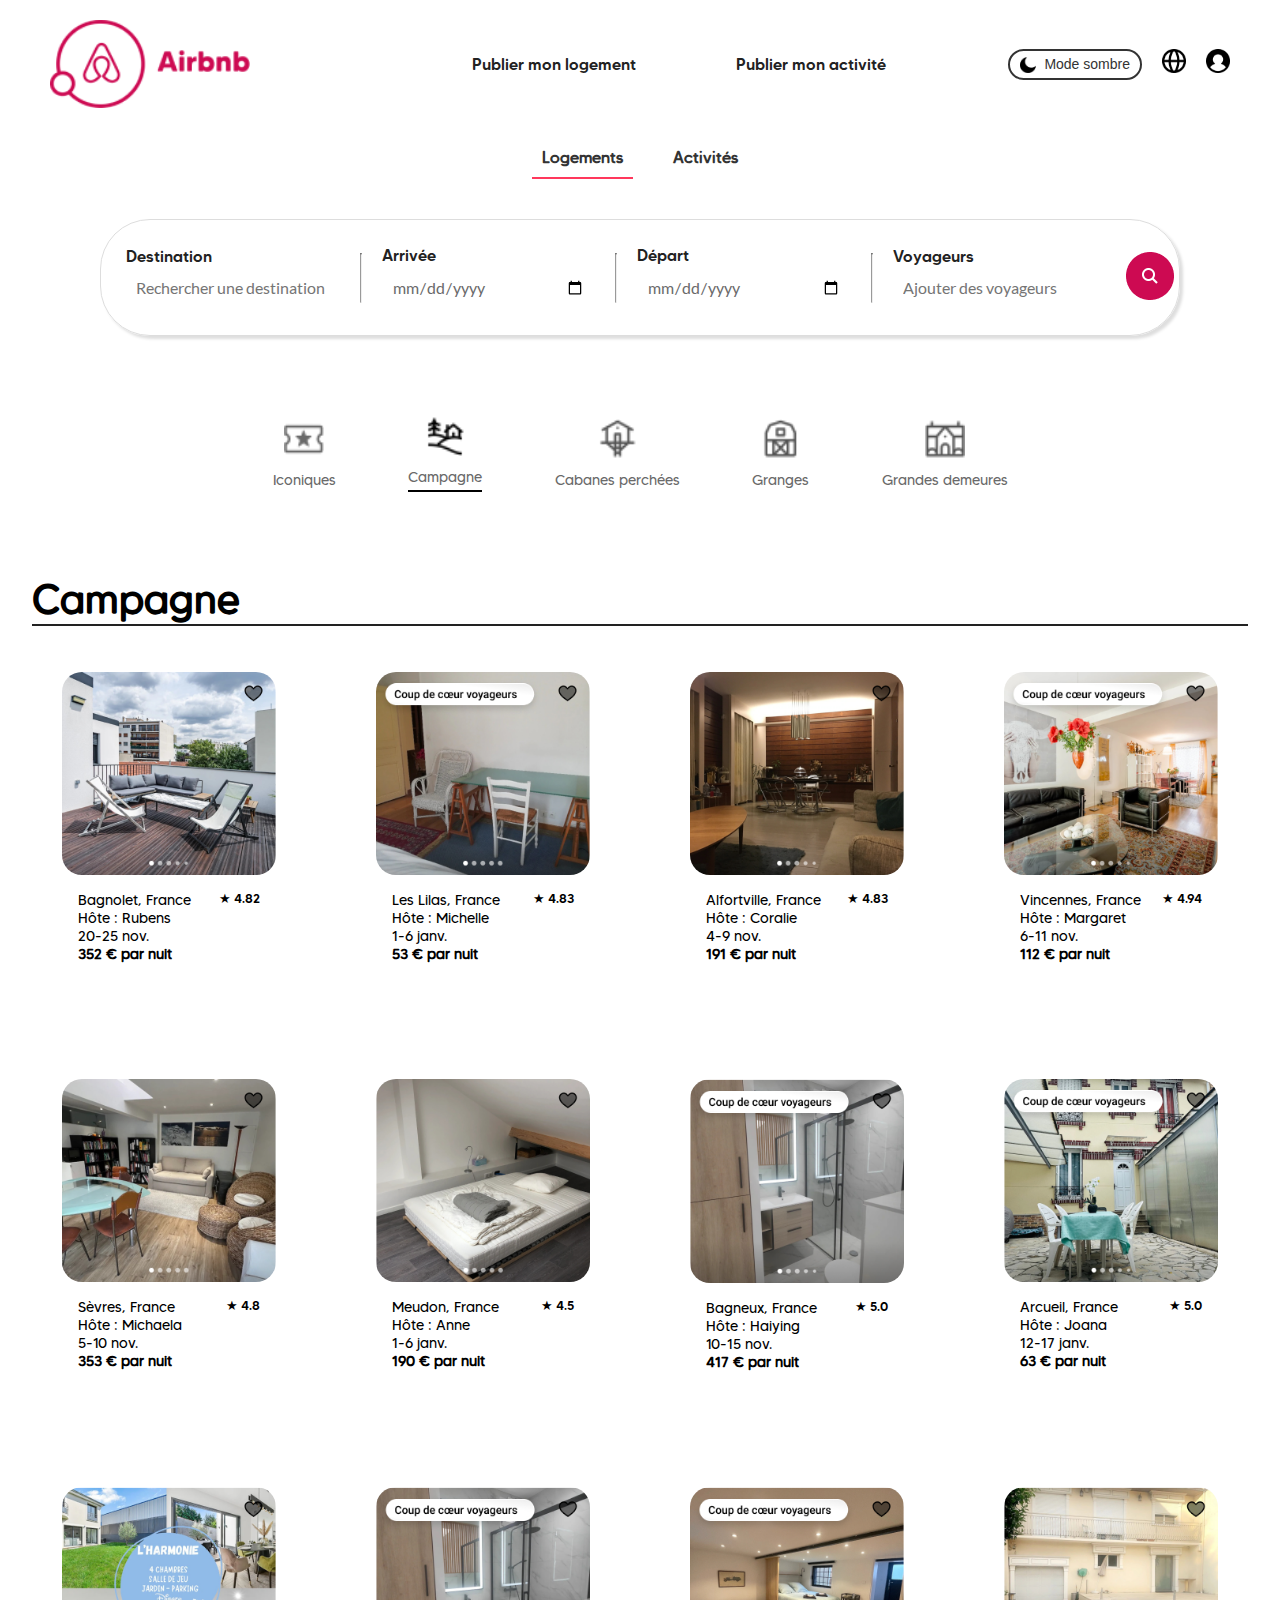
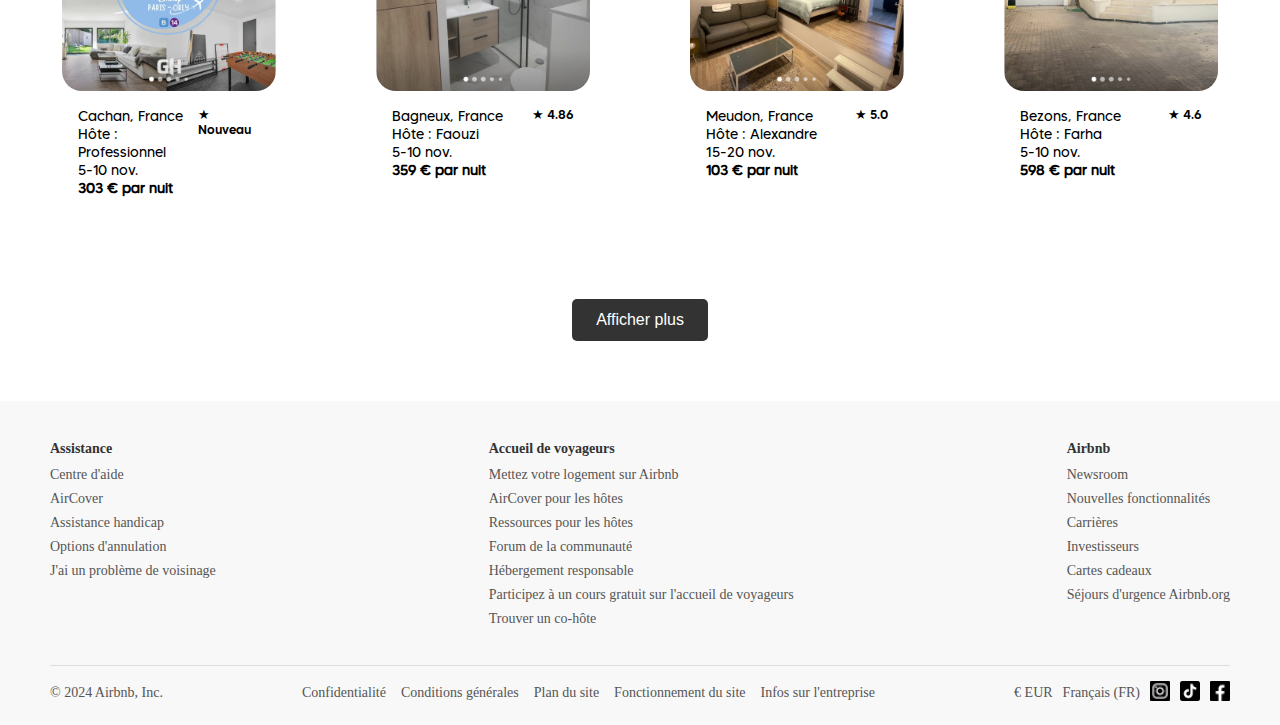
<file: index.html>
<!DOCTYPE html>
<html lang="fr">

<head>
  <meta charset="UTF-8" />
  <meta name="viewport" content="width=device-width, initial-scale=1.0" />
  <title>Accueil - Logements</title>
  <link rel="stylesheet" href="style.css" />
  <script src="script.js"></script>

</head>

<body id="content">
  <header>
    <img src="img/logo.png" alt="Airbnb Logo" id="logo" />
    <div class="header-nav">
      <a href="#">Publier mon logement</a>
      <a href="#">Publier mon activité</a>
    </div>

    <div id="header-button">
      <button id="theme-toggle" class="theme-toggle">Mode sombre</button>
      <img src="img/explore.png" alt="Language Icon" class="icon" />
      <img src="img/user.png" alt="User Icon" class="icon" />
    </div>

  </header>

  <section class="nav-section">
    <div class="nav-tabs">
      <a href="index.html" class="nav-tab active">Logements</a>
      <a href="index-activités.html" class="nav-tab">Activités</a>
    </div>
  </section>

  <section class="search-section">
    <div class="input-container">

      <label for="text" class="input-label">Destination</label>
      <input type="text" placeholder="Rechercher une destination" class="input-field" alt="Saisir la destination" />
    </div>
    <hr class="search-separator">

    <div class="input-container">

      <label for="date" class="input-label">Arrivée</label>
      <input type="date" placeholder="Quand" class="input-field" alt="Saisir la date d'arrivée" />
    </div>
    <hr class="search-separator">

    <div class="input-container">

      <label for="date" class="input-label">Départ</label>
      <input type="date" placeholder="Rechercher une destination" class="input-field" />
    </div>
    <hr class="search-separator">

    <div class="input-container">

      <label for="number" class="input-label">Voyageurs</label>
      <input type="number" placeholder="Ajouter des voyageurs" class="input-field" />
    </div>

    <a href=""><img src="img/loupe.png" alt="Loupe de recherche" /></a>


  </section>

  <section class="categories-section">
    <div class="category-item">
      <img src="img/iconiques.png" alt="Iconiques" />
      <p>Iconiques</p>
      <div class="underline"></div>
    </div>
    <div class="category-item">
      <img src="img/campagne.png" alt="campagne" />
      <p>Campagne</p>
      <div class="underline"></div>
    </div>
    <div class="category-item">
      <img src="img/cabanes.png" alt="Cabanes perchées" />
      <p>Cabanes perchées</p>
      <div class="underline"></div>
    </div>
    <div class="category-item">
      <img src="img/granges.png" alt="granges" />
      <p>Granges</p>
      <div class="underline"></div>
    </div>
    <div class="category-item">
      <img src="img/grandes-demeures.png" alt="grandesdemeures" />
      <p>Grandes demeures</p>
      <div class="underline"></div>
    </div>
  </section>

  <section id="campagne" class="logement-section">
    <h2>Campagne</h2>
    <div class="logements-grid">
      <article class="logement-card">
        <img src="img/bagnolet.png" alt="Logement à Bagnolet" />
        <div class="style-card">
          <div>
            <p>Bagnolet, France<br />Hôte : Rubens<br />20-25 nov.</p>
            <p><strong>352 € par nuit</strong></p>
          </div>
          <div class="logement-rating">★ 4.82</div>
        </div>
      </article>

      <article class="logement-card">
        <img src="img/leslilas.png" alt="Logement aux Lilas" />
        <div class="style-card">
          <div>
            <p>Les Lilas, France<br />Hôte : Michelle<br />1-6 janv.</p>
            <p><strong>53 € par nuit</strong></p>

          </div>
          <div class="logement-rating">★ 4.83</div>
      </article>

      <article class="logement-card">
        <img src="img/Alforville.png" alt="Logement à Alfortville" />
        <div class="style-card">
          <div>
            <p>Alfortville, France<br />Hôte : Coralie<br />4-9 nov.</p>
            <p><strong>191 € par nuit</strong></p>

          </div>
          <div class="logement-rating">★ 4.83</div>
      </article>

      <article class="logement-card">
        <img src="img/vincenne.png" alt="Logement à Vincennes" />
        <div class="style-card">
          <div>
            <p>Vincennes, France<br />Hôte : Margaret<br />6-11 nov.</p>
            <p><strong>112 € par nuit</strong></p>

          </div>
          <div class="logement-rating">★ 4.94</div>
      </article>

      <article class="logement-card">
        <img src="img/sevres.png" alt="Logement à Sèvres" />
        <div class="style-card">
          <div>
            <p>Sèvres, France<br />Hôte : Michaela<br />5-10 nov.</p>
            <p><strong>353 € par nuit</strong></p>

          </div>
          <div class="logement-rating">★ 4.8</div>
      </article>

      <article class="logement-card">
        <img src="img/meudon.png" alt="Logement à Meudon" />
        <div class="style-card">
          <div>
            <p>Meudon, France<br />Hôte : Anne<br />1-6 janv.</p>
            <p><strong>190 € par nuit</strong></p>

          </div>
          <div class="logement-rating">★ 4.5</div>
      </article>

      <article class="logement-card">
        <img src="img/bagneux.png" alt="Logement à Bagneux" />
        <div class="style-card">
          <div>
            <p>Bagneux, France<br />Hôte : Haiying<br />10-15 nov.</p>
            <p><strong>417 € par nuit</strong></p>

          </div>
          <div class="logement-rating">★ 5.0</div>
      </article>

      <article class="logement-card">
        <img src="img/arcueil.png" alt="Logement à Arcueil" />
        <div class="style-card">
          <div>
            <p>Arcueil, France<br />Hôte : Joana<br />12-17 janv.</p>
            <p><strong>63 € par nuit</strong></p>

          </div>
          <div class="logement-rating">★ 5.0</div>
      </article>
      <article class="logement-card">
        <img src="img/cachan.png" alt="Logement à Cachan" />
        <div class="style-card">
          <div>
            <p>Cachan, France<br />Hôte : Professionnel<br />5-10 nov.</p>
            <p><strong>303 € par nuit</strong></p>

          </div>
          <div class="logement-rating">★ Nouveau</div>
      </article>

      <article class="logement-card">
        <img src="img/bagneux.png" alt="Logement à Bagneux" />
        <div class="style-card">
          <div>
            <p>Bagneux, France<br />Hôte : Faouzi<br />5-10 nov.</p>
            <p><strong>359 € par nuit</strong></p>

          </div>
          <div class="logement-rating">★ 4.86</div>
      </article>

      <article class="logement-card">
        <img src="img/meudon2.png" alt="Logement à Meudon" />
        <div class="style-card">
          <div>
            <p>Meudon, France<br />Hôte : Alexandre<br />15-20 nov.</p>
            <p><strong>103 € par nuit</strong></p>

          </div>
          <div class="logement-rating">★ 5.0</div>
      </article>

      <article class="logement-card">
        <img src="img/bezon.png" alt="Logement à Bezons" />
        <div class="style-card">
          <div>
            <p>Bezons, France<br />Hôte : Farha<br />5-10 nov.</p>
            <p><strong>598 € par nuit</strong></p>
          </div>
          <div class="logement-rating">★ 4.6</div>
      </article>
    </div>
  </section>
  <div class="show-more-container">
    <button class="show-more-btn" onclick="loadMore()">Afficher plus</button>
  </div>

  <footer>
    <div class="footer-container">
      <div class="footer-section">
        <h4>Assistance</h4>
        <ul>
          <li><a href="#">Centre d'aide</a></li>
          <li><a href="#">AirCover</a></li>
          <li><a href="#">Assistance handicap</a></li>
          <li><a href="#">Options d'annulation</a></li>
          <li><a href="#">J'ai un problème de voisinage</a></li>
        </ul>
      </div>
      <div class="footer-section">
        <h4>Accueil de voyageurs</h4>
        <ul>
          <li><a href="#">Mettez votre logement sur Airbnb</a></li>
          <li><a href="#">AirCover pour les hôtes</a></li>
          <li><a href="#">Ressources pour les hôtes</a></li>
          <li><a href="#">Forum de la communauté</a></li>
          <li><a href="#">Hébergement responsable</a></li>
          <li>
            <a href="#">Participez à un cours gratuit sur l'accueil de voyageurs</a>
          </li>
          <li><a href="#">Trouver un co-hôte</a></li>
        </ul>
      </div>
      <div class="footer-section">
        <h4>Airbnb</h4>
        <ul>
          <li><a href="#">Newsroom</a></li>
          <li><a href="#">Nouvelles fonctionnalités</a></li>
          <li><a href="#">Carrières</a></li>
          <li><a href="#">Investisseurs</a></li>
          <li><a href="#">Cartes cadeaux</a></li>
          <li><a href="#">Séjours d'urgence Airbnb.org</a></li>
        </ul>
      </div>
    </div>
    <div class="footer-bottom">
      <p>© 2024 Airbnb, Inc.</p>
      <ul class="footer-links">
        <li><a href="#">Confidentialité</a></li>
        <li><a href="#">Conditions générales</a></li>
        <li><a href="#">Plan du site</a></li>
        <li><a href="#">Fonctionnement du site</a></li>
        <li><a href="#">Infos sur l'entreprise</a></li>
      </ul>
      <div class="footer-icons">
        <span>€ EUR</span>
        <span>Français (FR)</span>
        <a href="https://www.instagram.com/airbnbmds/"><img src="img/insta.png" alt="Instagram" /></a>
        <a href="https://www.tiktok.com/@airbnbmds"><img src="img/tiktok.png" alt="tiktok" /></a>
        <a href="https://www.facebook.com/airbnbmds/"><img src="img/facebook.png" alt="Facebook" /></a>
      </div>
    </div>
  </footer>

</body>


</html>
</file>
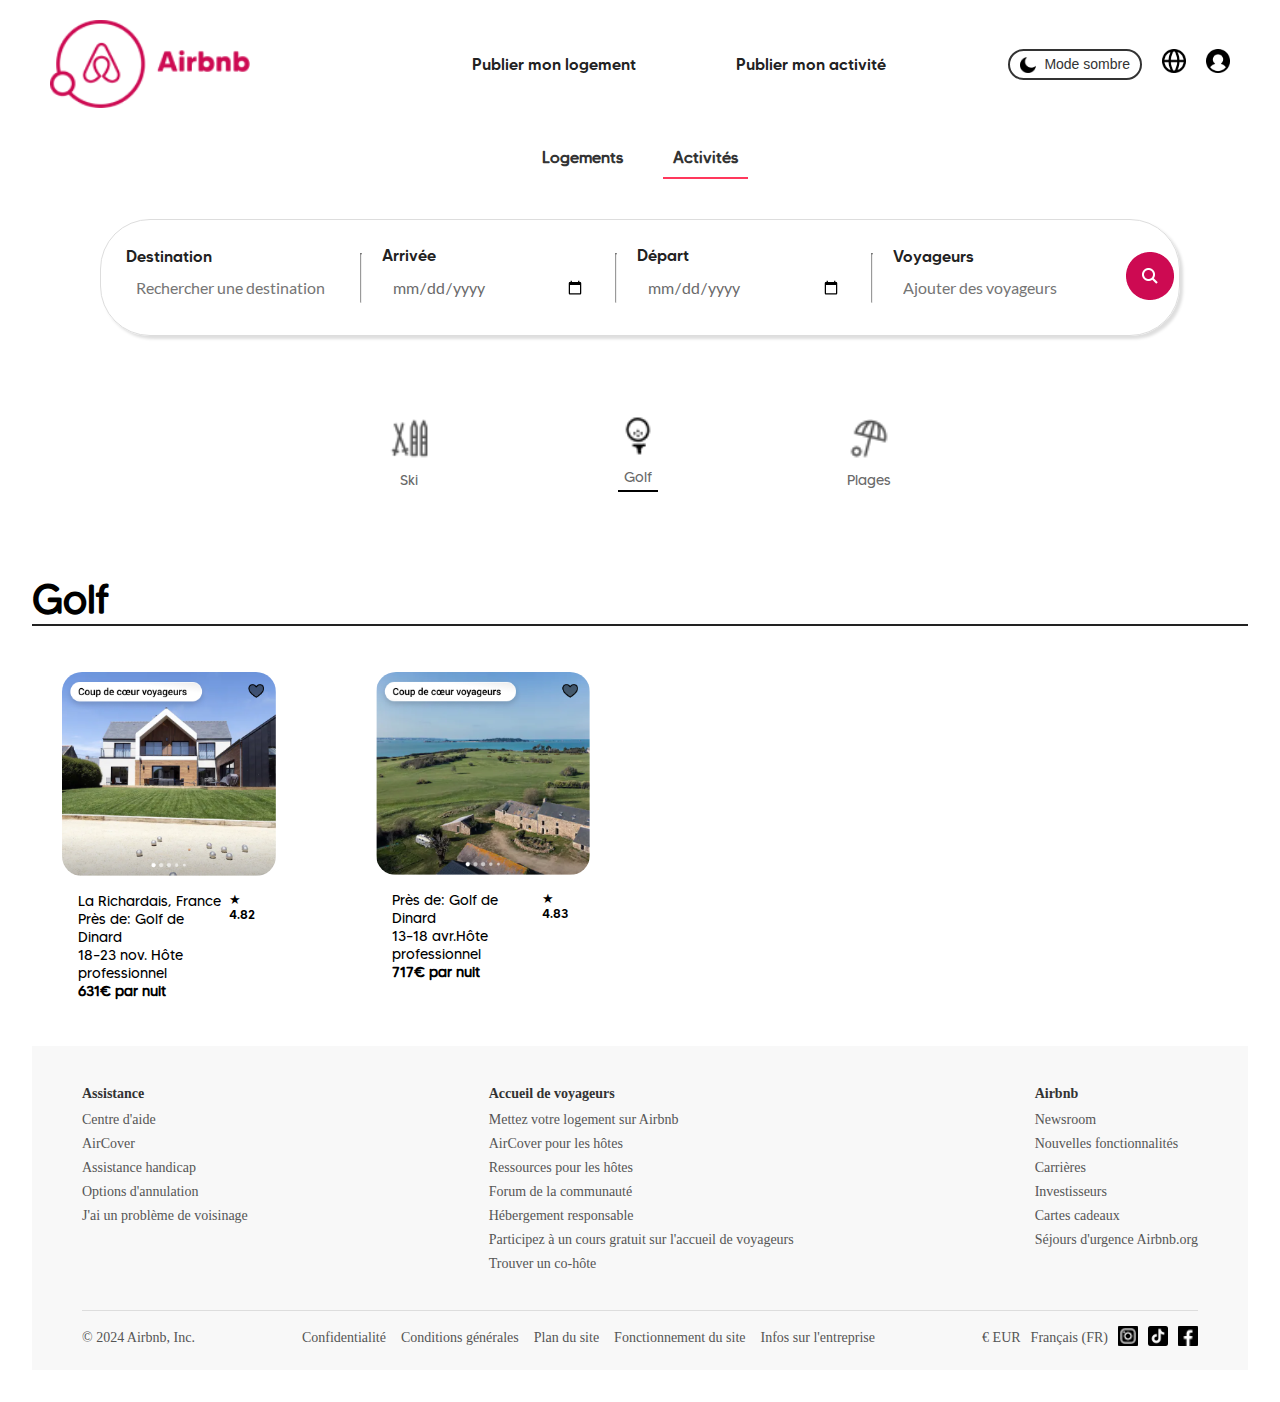
<file: index-activités.html>
<!DOCTYPE html>
<html lang="fr">

<head>
    <meta charset="UTF-8">
    <meta name="viewport" content="width=device-width, initial-scale=1.0">
    <title>Accueil - Activités</title>
    <link rel="stylesheet" href="style.css">
    <script src="script.js"></script>
</head>

<body>

    <body id="content">
        <header>
            <img src="img/logo.png" alt="Airbnb Logo" id="logo" />
            <div class="header-nav">
                <a href="#">Publier mon logement</a>
                <a href="#">Publier mon activité</a>
            </div>

            <div id="header-button">
                <button id="theme-toggle" class="theme-toggle">Thème sombre</button>
                <img src="img/explore.png" alt="Language Icon" class="icon" />
                <img src="img/user.png" alt="User Icon" class="icon" />
            </div>

        </header>

        <section class="nav-section">
            <div class="nav-tabs">
                <a href="index.html" class="nav-tab">Logements</a>
                <a href="index-activités.html" class="nav-tab active">Activités</a>
            </div>
        </section>

        <section class="search-section">
            <div class="input-container">

                <label for="text" class="input-label">Destination</label>
                <input type="text" placeholder="Rechercher une destination" class="input-field"
                    alt="Saisir la destination" />
            </div>
            <hr class="search-separator">

            <div class="input-container">

                <label for="date" class="input-label">Arrivée</label>
                <input type="date" placeholder="Quand" class="input-field" alt="Saisir la date d'arrivée" />
            </div>
            <hr class="search-separator">

            <div class="input-container">

                <label for="date" class="input-label">Départ</label>
                <input type="date" placeholder="Rechercher une destination" class="input-field" />
            </div>
            <hr class="search-separator">

            <div class="input-container">

                <label for="number" class="input-label">Voyageurs</label>
                <input type="number" placeholder="Ajouter des voyageurs" class="input-field" />
            </div>

            <a href=""><img src="img/loupe.png" alt="Loupe de recherche" /></a>


        </section>

        <section class="categories-section">
            <div class="category-item">
                <img src="img/ski.png" alt="Ski" />
                <p>Ski</p>
                <div class="underline"></div>
            </div>
            <div class="category-item">
                <img src="img/golf.png" alt="Golf" />
                <p>Golf</p>
                <div class="underline"></div>
            </div>
            <div class="category-item">
                <img src="img/plages.png" alt="Plages" />
                <p>Plages</p>
                <div class="underline"></div>
            </div>
        </section>

        <section id="golf" class="logement-section">
            <h2>Golf</h2>
            <div class="logements-grid">
                <article class="logement-card">
                    <img src="img/la-richardais.png" alt="Golf à La Richardais" />
                    <div class="style-card">
                        <div>
                            <p>La Richardais, France<br />Près de: Golf de Dinard<br />18–23 nov. Hôte professionnel</p>
                            <p><strong>631€ par nuit</strong></p>
                        </div>
                        <div class="logement-rating">★ 4.82</div>
                    </div>
                </article>

                <article class="logement-card">
                    <img src="img/lancieux.png" alt="Golf à Lancieux" />
                    <div class="style-card">
                        <div>
                            <p>Près de: Golf de Dinard<br />13–18 avr.Hôte professionnel</p>
                            <p><strong>717€ par nuit</strong></p>

                        </div>
                        <div class="logement-rating">★ 4.83</div>
                </article>

            </div>





            <footer>
                <div class="footer-container">
                    <div class="footer-section">
                        <h4>Assistance</h4>
                        <ul>
                            <li><a href="#">Centre d'aide</a></li>
                            <li><a href="#">AirCover</a></li>
                            <li><a href="#">Assistance handicap</a></li>
                            <li><a href="#">Options d'annulation</a></li>
                            <li><a href="#">J'ai un problème de voisinage</a></li>
                        </ul>
                    </div>
                    <div class="footer-section">
                        <h4>Accueil de voyageurs</h4>
                        <ul>
                            <li><a href="#">Mettez votre logement sur Airbnb</a></li>
                            <li><a href="#">AirCover pour les hôtes</a></li>
                            <li><a href="#">Ressources pour les hôtes</a></li>
                            <li><a href="#">Forum de la communauté</a></li>
                            <li><a href="#">Hébergement responsable</a></li>
                            <li>
                                <a href="#">Participez à un cours gratuit sur l'accueil de voyageurs</a>
                            </li>
                            <li><a href="#">Trouver un co-hôte</a></li>
                        </ul>
                    </div>
                    <div class="footer-section">
                        <h4>Airbnb</h4>
                        <ul>
                            <li><a href="#">Newsroom</a></li>
                            <li><a href="#">Nouvelles fonctionnalités</a></li>
                            <li><a href="#">Carrières</a></li>
                            <li><a href="#">Investisseurs</a></li>
                            <li><a href="#">Cartes cadeaux</a></li>
                            <li><a href="#">Séjours d'urgence Airbnb.org</a></li>
                        </ul>
                    </div>
                </div>
                <div class="footer-bottom">
                    <p>© 2024 Airbnb, Inc.</p>
                    <ul class="footer-links">
                        <li><a href="#">Confidentialité</a></li>
                        <li><a href="#">Conditions générales</a></li>
                        <li><a href="#">Plan du site</a></li>
                        <li><a href="#">Fonctionnement du site</a></li>
                        <li><a href="#">Infos sur l'entreprise</a></li>
                    </ul>
                    <div class="footer-icons">
                        <span>€ EUR</span>
                        <span>Français (FR)</span>
                        <a href="https://www.instagram.com/airbnbmds/"><img src="img/insta.png" alt="Instagram" /></a>
                        <a href="https://www.tiktok.com/@airbnbmds"><img src="img/tiktok.png" alt="tiktok" /></a>
                        <a href="https://www.facebook.com/airbnbmds/"><img src="img/facebook.png" alt="Facebook" /></a>
                    </div>
                </div>
            </footer>

    </body>

</body>

</html>
</file>
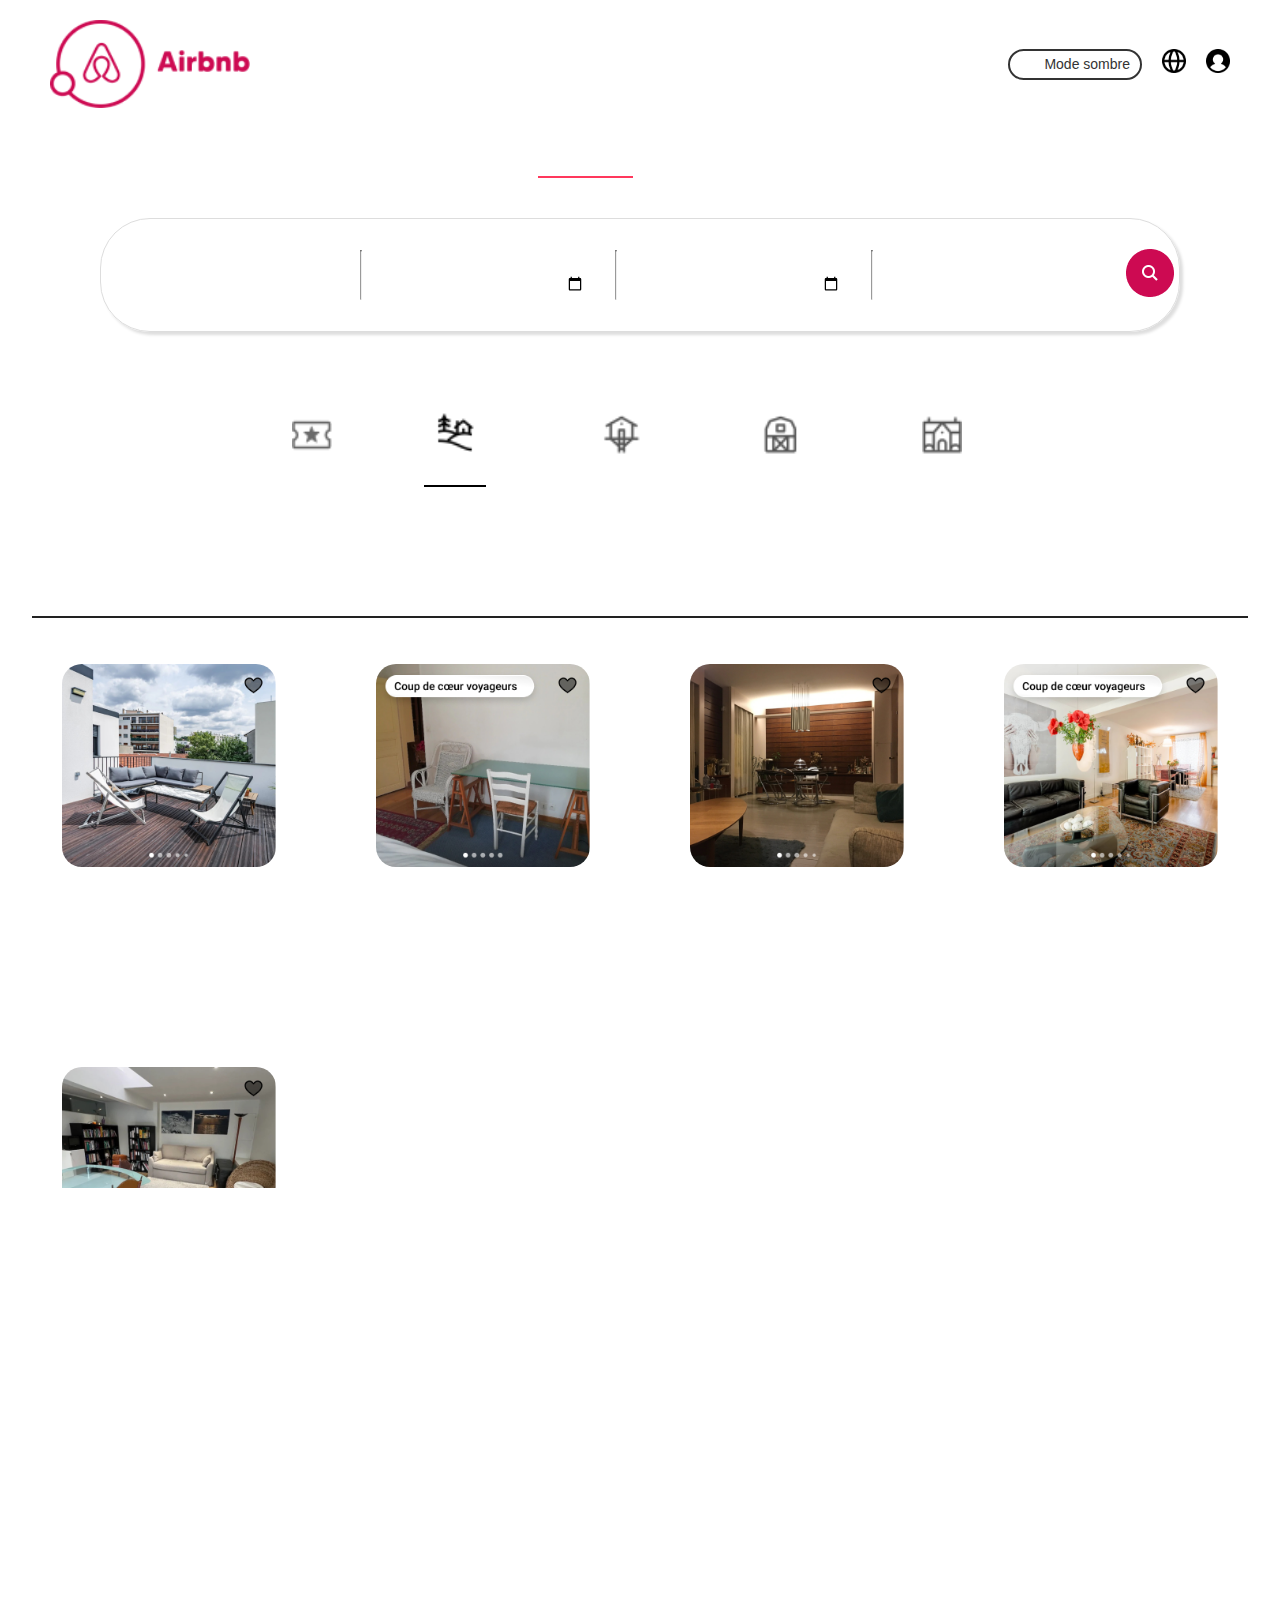
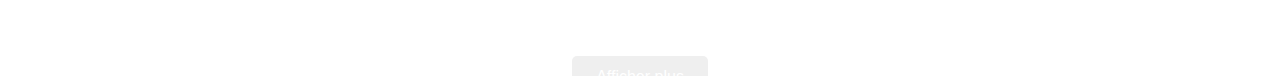
<file: index-responsive.html>
<!DOCTYPE html>
<html lang="fr">

<head>
    <meta charset="UTF-8">
    <meta name="viewport" content="width=device-width, initial-scale=1.0">
    <link rel="stylesheet" href="style.css">
    <title>Accueil</title>
    <script src="script.js"></script>
</head>

<body id="content">

    <header id="header-responsive">
        <img src="img/logo.png" alt="Airbnb Logo" id="res-logo">
        <button id="search-button">
            <img src="img/loupe-noire.png" alt="Loupe de la recherche">
            Destination
        </button>
        </div>
    </header>

    <nav id="bottomNav" class="style-nav">
        <div class="style-icons">
            <img src="img/loupe-noire.png" alt="Loupe menu en bas de l'ecran">
            <p>Explorer</p>
        </div>

        <div class="style-icons">
            <img src="img/coeur.png" alt="Favoris">
            <p>Favoris</p>

        </div>

        <div class="style-icons">
            <img src="img/user.png" alt="Connexion ou inscription">
            <p>Connexion</p>

        </div>

        <div class="style-icons">
            <img src="img/night.png" alt="Mode sombre">
            <p>Mode sombre</p>

        </div>
    </nav>

    <section id="menu">
        <div class="style-icons">
            <img src="img/iconiques.png" alt="Icone destinations iconiques ">
            <p>Iconiques</p>
        </div>
        <div class="style-icons">
            <img src="img/campagne.png" alt="Icone destinations campagnes">
            <p>Campagne</p>
        </div>
        <div class="style-icons">
            <img src="img/cabanes.png" alt="Icone destinations cabanes perchées">
            <p>Cabanes perchées</p>
        </div>
        <div class="style-icons">
            <img src="img/granges.png" alt="Icones destinations granges">
            <p>Granges</p>
        </div>
    </section>

    <section id="annonces">
        <h2 id="style-titre">Campagne</h2>
        <hr id="separator">
        <div class="display-cards">

            <article class="logement-card">
                <img src="img/bagnolet.png" alt="Logement à Bagnolet">
                <div class="style-card">
                    <div>
                        <p id="p-no-margintop">
                            <span class="font-bold">Bagnolet, France</span>
                            <br>
                            Hôte : Rubens
                            <br>
                            20-25 nov.
                        </p>
                        <p><strong>352 € par nuit</strong></p>
                    </div>
                    <div class="logement-rating">★ 4.82 </div>
                </div>
            </article>

            <article class="logement-card">
                <img src="img/leslilas.png" alt="Logement aux Lilas">
                <div class="style-card">
                    <div>
                        <p id="p-no-margintop">Les Lilas, France<br>Hôte : Michelle<br>1-6 janv.</p>
                        <p><strong>53 € par nuit</strong></p>
                    </div>
                    <div class="logement-rating">★ 4.83</div>
                </div>

            </article>

            <article class="logement-card">
                <img src="img/Alforville.png" alt="Logement à Alfortville">
                <div class="style-card">
                    <div>
                        <p id="p-no-margintop">Alfortville, France<br>Hôte : Coralie<br>4-9 nov.</p>
                        <p><strong>191 € par nuit</strong></p>
                    </div>
                    <div class="logement-rating">★ 4.83</div>
                </div>

            </article>

            <article class="logement-card">
                <img src="img/vincenne.png" alt="Logement à Vincennes">
                <div class="style-card">
                    <div>
                        <p id="p-no-margintop">Vincennes, France<br>Hôte : Margaret<br>6-11 nov.</p>
                        <p><strong>112 € par nuit</strong></p>
                    </div>
                    <div class="logement-rating">★ 4.94</div>
                </div>

            </article>

            <article class="logement-card">
                <img src="img/sevres.png" alt="Logement à Sèvres">
                <div class="style-card">
                    <div>
                        <p id="p-no-margintop">Sèvres, France<br>Hôte : Michaela<br>5-10 nov.</p>
                        <p><strong>353 € par nuit</strong></p>
                    </div>
                    <div class="logement-rating">★ 4.8</div>
                </div>

            </article>

            <article class="logement-card">
                <img src="img/meudon.png" alt="Logement à Meudon">
                <div class="style-card">
                    <div>
                        <p id="p-no-margintop">Meudon, France<br>Hôte : Anne<br>1-6 janv.</p>
                        <p><strong>190 € par nuit</strong></p>
                    </div>
                    <div class="logement-rating">★ 4.5</div>
                </div>

            </article>

            <article class="logement-card">
                <img src="img/bagneux.png" alt="Logement à Bagneux">
                <div class="style-card">
                    <div>
                        <p id="p-no-margintop">Bagneux, France<br>Hôte : Haiying<br>10-15 nov.</p>
                        <p><strong>417 € par nuit</strong></p>
                    </div>
                    <div class="logement-rating">★ 5.0</div>
                </div>

            </article>

            <article class="logement-card">
                <img src="img/arcueil.png" alt="Logement à Arcueil">
                <div class="style-card">
                    <div>
                        <p id="p-no-margintop">Arcueil, France<br>Hôte : Joana<br>12-17 janv.</p>
                        <p><strong>63 € par nuit</strong></p>
                    </div>
                    <div class="logement-rating">★ 5.0</div>
                </div>
            </article>

            <article class="logement-card">
                <img src="img/cachan.png" alt="Logement à Cachan">
                <div class="style-card">
                    <div>
                        <p id="p-no-margintop">Cachan, France<br>Hôte : Professionnel<br>5-10 nov.</p>
                        <p><strong>303 € par nuit</strong></p>
                    </div>
                    <div class="logement-rating">★ Nouveau</div>
                </div>

            </article>

            <article class="logement-card">
                <img src="img/bagneux.png" alt="Logement à Bagneux">
                <div class="style-card">
                    <div>
                        <p id="p-no-margintop">Bagneux, France<br>Hôte : Faouzi<br>5-10 nov.</p>
                        <p><strong>359 € par nuit</strong></p>
                    </div>
                    <div class="logement-rating">★ 4.86</div>

                </div>

            </article>

            <article class="logement-card">
                <img src="img/meudon2.png" alt="Logement à Meudon">
                <div class="style-card">
                    <div>
                        <p id="p-no-margintop">Meudon, France<br>Hôte : Alexandre<br>15-20 nov.</p>
                        <p><strong>103 € par nuit</strong></p>
                    </div>
                    <div class="logement-rating">★ 5.0</div>

                </div>

            </article>

            <article class="logement-card">
                <img src="img/bezon.png" alt="Logement à Bezons">
                <div class="style-card">
                    <div>
                        <p id="p-no-margintop">Bezons, France<br>Hôte : Farha<br>5-10 nov.</p>
                        <p><strong>598 € par nuit</strong></p>
                    </div>
                    <div class="logement-rating">★ 4.6</div>

                </div>
            </article>
        </div>


    </section>

    <div class="show-more-container">
        <button class="show-more-btn" onclick="loadMore()">Afficher plus</button>
    </div>

    <footer id="footer">
        <div class="footer-container">
            <div class="footer-section">
                <h4>Assistance</h4>
                <ul>
                    <li><a href="#">Centre d'aide</a></li>
                    <li><a href="#">AirCover</a></li>
                    <li><a href="#">Assistance handicap</a></li>
                    <li><a href="#">Options d'annulation</a></li>
                    <li><a href="#">J'ai un problème de voisinage</a></li>
                </ul>
            </div>
            <div class="footer-section">
                <h4>Accueil de voyageurs</h4>
                <ul>
                    <li><a href="#">Mettez votre logement sur Airbnb</a></li>
                    <li><a href="#">AirCover pour les hôtes</a></li>
                    <li><a href="#">Ressources pour les hôtes</a></li>
                    <li><a href="#">Forum de la communauté</a></li>
                    <li><a href="#">Hébergement responsable</a></li>
                    <li><a href="#">Participez à un cours gratuit sur l'accueil de voyageurs</a></li>
                    <li><a href="#">Trouver un co-hôte</a></li>
                </ul>
            </div>
            <div class="footer-section">
                <h4>Airbnb</h4>
                <ul>
                    <li><a href="#">Newsroom</a></li>
                    <li><a href="#">Nouvelles fonctionnalités</a></li>
                    <li><a href="#">Carrières</a></li>
                    <li><a href="#">Investisseurs</a></li>
                    <li><a href="#">Cartes cadeaux</a></li>
                    <li><a href="#">Séjours d'urgence Airbnb.org</a></li>
                </ul>
            </div>
        </div>
        <div class="footer-bottom">
            <p>© 2024 Airbnb, Inc.</p>
            <ul class="footer-links">
                <li><a href="#">Confidentialité</a></li>
                <li><a href="#">Conditions générales</a></li>
                <li><a href="#">Plan du site</a></li>
                <li><a href="#">Fonctionnement du site</a></li>
                <li><a href="#">Infos sur l'entreprise</a></li>
            </ul>
            <div class="footer-icons">
                <span>€ EUR</span>
                <span>Français (FR)</span>
                <a href="https://www.instagram.com/airbnbmds"><img src="/img/insta.png" alt="Instagram"></a>
                <a href="https://www.tiktok.com/@airbnbmds"><img src="img/tiktok.png" alt="Twitter"></a>
                <a href="https://www.facebook.com/airbnbmds"><img src="img/facebook.png" alt="Facebook"></a>
            </div>
        </div>
    </footer>

</body>

</html>
</file>
<file: style.css>
@font-face {
  font-family: lato;
  src: url(polices/Lato/Lato-Regular.ttf);
}

@font-face {
  font-family: lato-bold;
  src: url(polices/Lato/Lato-Bold.ttf);
}

@font-face {
  font-family: tommy-bold;
  src: url(polices/made_tommy_soft/MADE\ Tommy\ Soft\ Medium\ PERSONAL\ USE.otf);
}

@font-face {
  font-family: tommy;
  src: url(polices/made_tommy_soft/MADE\ Tommy\ Soft\ Regular\ PERSONAL\ USE.otf);
}

* {
  margin: 0;
  padding: 0;
  box-sizing: border-box;
}

/* CSS Full screen */
@media (min-width: 1201px) {
  header {
    display: flex;
    justify-content: space-between;
    align-items: center;
    padding: 20px 50px;
  }

  .header-nav {
    display: flex;
    flex-direction: row;
    margin-left: 100px;
    gap: 100px;
  }

  .header-nav a {
    text-decoration: none;
    font-family: tommy-bold;
    color: #222222;
  }

  #header-button {
    display: flex;
    gap: 20px;
  }

  #logo {
    width: 200px;
  }

  .theme-toggle {
    border: none;
    background-color: transparent;
    cursor: pointer;
    font-size: 14px;
    padding: 5px;
  }

  .icon {
    width: 24px;
    height: 24px;
  }

  .nav-section {
    display: flex;
    justify-content: center;
    font-family: tommy;
    padding: 10px;
  }

  .nav-tabs {
    display: flex;
    gap: 30px;
  }

  .nav-tab {
    color: #333;
    font-weight: bold;
    text-decoration: none;
    padding: 10px;
  }

  .nav-tab.active {
    border-bottom: 2px solid #ff385c;
  }

  .search-section {
    display: flex;
    align-items: center;
    margin-left: 100px;
    margin-right: 100px;
    margin-top: 30px;
    padding: 5px;
    margin-bottom: 30px;
    border: 1px solid #ddd;
    box-shadow: 3px 3px 3px #dedede;
    border-radius: 50px;
  }

  .input-container {
    margin-left: 20px;
    padding: 20px;
    display: flex;
    padding-left: 0;
    flex-direction: column;
    width: 90%;
  }

  .input-field {
    width: 100%;
    padding: 12px 10px;
    font-size: 1rem;
    font-family: lato;
    color: #6a6a6a;
    border: none;
  }

  .input-label {
    top: 50%;
    left: 12px;
    font-family: tommy-bold;
    color: #222222;
    font-size: 1rem;
    pointer-events: none;
  }

  .search-separator {
    height: 50px;
    border-top: 2px solid #6a6a6a;
  }

  .categories-section {
    display: flex;
    justify-content: space-evenly;
    align-items: center;
    padding-top: 50px;
    padding-bottom: 50px;
    padding-left: 200px;
    padding-right: 200px;
  }

  .category-item {
    text-align: center;
    font-family: tommy;
    color: #6a6a6a;
    font-size: 0.9rem;
    position: relative;
  }

  .category-item img {
    width: 40px;
    height: 40px;
    margin-bottom: 0.5rem;
  }

  .category-item p {
    margin: 0;
  }

  .category-item:hover {
    transform: scale(1.1);
  }

  .category-item .underline {
    width: 100%;
    height: 2px;
    background-color: #000;
    margin: 0.25rem auto 0;
    display: block;
  }

  .category-item:not(:nth-child(2)) .underline {
    display: none;
  }

  .logement-section {
    padding: 2rem;
  }

  .logement-section h2 {
    font-family: tommy;
    font-size: 40px;
    margin-bottom: 1rem;
    border-bottom: 2px solid #222222;
  }

  .logements-grid {
    display: grid;
    grid-template-columns: repeat(4, minmax(200px, 1fr));
    gap: 100px;
    padding: 30px;
  }

  .logement-card:hover {
    transform: scale(1.1);
  }

  .logement-card img {
    width: 100%;
    height: auto;
    display: block;
  }

  .style-card {
    display: flex;
    flex-direction: row;
    justify-content: space-between;
    padding: 1rem;
    font-size: 0.9rem;
  }

  .logement-info p {
    margin: 0.5rem 0;
  }

  .logement-rating {
    color: black;
    font-size: 0.8rem;
    font-family: tommy;
  }

  .show-more-container {
    display: flex;
    justify-content: center;
    align-items: center;
    margin-top: 1.5rem;
    width: 100%;
  }

  .show-more-container {
    display: flex;
    justify-content: center;
    align-items: center;
    margin-top: 1.5rem;
    width: 100%;
  }

  .show-more-btn {
    background-color: #333;
    color: #fff;
    border: none;
    padding: 0.75rem 1.5rem;
    font-size: 1rem;
    border-radius: 5px;
    cursor: pointer;
    transition: background-color 0.3s;
  }

  .show-more-btn:hover {
    background-color: #555;
  }

  footer {
    background-color: #f8f8f8;
    padding: 40px 50px 20px;
    font-size: 14px;
    color: #555;
  }

  .footer-container {
    display: flex;
    justify-content: space-between;
    margin-bottom: 30px;
  }

  .footer-section h4 {
    font-weight: bold;
    color: #333;
    margin-bottom: 10px;
  }

  .footer-section ul {
    list-style: none;
    padding: 0;
  }

  .footer-section ul li {
    margin-bottom: 8px;
  }

  .footer-section ul li a {
    color: #555;
    text-decoration: none;
  }

  .footer-section ul li a:hover {
    text-decoration: underline;
  }

  .footer-bottom {
    border-top: 1px solid #ddd;
    padding-top: 15px;
    display: flex;
    justify-content: space-between;
    align-items: center;
    flex-wrap: wrap;
  }

  .footer-bottom p {
    margin: 0;
  }

  .footer-links {
    list-style: none;
    display: flex;
    gap: 15px;
    margin: 0;
    padding: 0;
  }

  .footer-links li a {
    color: #555;
    text-decoration: none;
  }

  .footer-links li a:hover {
    text-decoration: underline;
  }

  .footer-icons {
    display: flex;
    align-items: center;
    gap: 10px;
  }

  .footer-icons span {
    color: #555;
  }

  .footer-icons a img {
    width: 20px;
    height: 20px;
  }
}

/* CSS responsive */
@media (min-width: 481px) {
  html {
    scroll-behavior: smooth;
  }

  #header-responsive {
    padding: 30px;
    gap: 30px;
    border-bottom: 1px solid #dadada;
    display: flex;
    flex-direction: column;
    align-items: center;
  }

  #res-logo {
    width: 40%;
  }

  #search-button {
    border: 2px solid #ddd;
    border-radius: 100px;
    box-shadow: 3px 3px 3px #dedede;
    padding: 10px;
    width: 100%;
    height: 30px;
    display: flex;
    flex-direction: row;
    align-items: center;
    gap: 10px;
    font-family: tommy-bold;
  }

  button:hover {
    transform: scale(1.1);
  }

  #menu {
    display: flex;
    justify-content: space-evenly;
    padding: 30px;
  }

  #menu p {
    font-family: lato;
    color: #6a6a6a;
    font-size: 12px;
  }

  .style-icons {
    display: flex;
    flex-direction: column;
    align-items: center;
  }

  .style-nav {
    background-color: white;
    padding: 10px 0;
    bottom: 0;
    left: 0;
    width: 100%;
    display: flex;
    position: fixed;
    justify-content: space-evenly;
    font-family: lato;
    font-size: 11px;
    align-items: flex-end;
    transition: opacity 0.3s;
  }

  .style-nav img {
    width: 20px;
  }

  .style-icons:hover {
    transform: scale(1.1);
  }

  #style-titre {
    display: flex;
    justify-content: center;
    font-family: tommy-bold;
    font-size: 30px;
  }

  #separator {
    width: 30%;
    margin: 20px auto;
    border: 0;
    border-top: 2px solid #000000;
  }

  .display-cards {
    display: flex;
    flex-direction: column;
    align-items: center;
    padding: 20px;
  }

  .logement-card img {
    border-radius: 20px;
  }

  .style-card {
    display: flex;
    flex-direction: row;
    justify-content: space-between;
    padding: 1rem;
    font-size: 0.9rem;
  }

  .style-card p {
    font-family: tommy;
  }

  #p-no-margintop {
    margin-top: 0;
  }

  .logement-info p {
    margin: 0.5rem 0;
  }

  .logement-rating {
    color: black;
    font-size: 0.8rem;
    font-family: tommy-bold;
  }

  .show-more-container {
    display: flex;
    justify-content: center;
    align-items: center;
    margin-top: 1.5rem;
    margin-bottom: 60px;
    width: 100%;
  }

  .show-more-btn {
    background-color: #333;
    color: #fff;
    border: none;
    padding: 0.75rem 1.5rem;
    font-size: 1rem;
    border-radius: 5px;
    cursor: pointer;
    transition: background-color 0.3s;
  }

  .show-more-btn:hover {
    background-color: #555;
  }

  footer {
    background-color: #f8f8f8;
    padding: 40px 50px 20px;
    font-size: 14px;
    color: #555;
  }

  .footer-container {
    display: flex;
    justify-content: space-between;
    margin-bottom: 30px;
  }

  .footer-section h4 {
    font-weight: bold;
    color: #333;
    margin-bottom: 10px;
  }

  .footer-section ul {
    list-style: none;
    padding: 0;
  }

  .footer-section ul li {
    margin-bottom: 8px;
  }

  .footer-section ul li a {
    color: #555;
    text-decoration: none;
  }

  .footer-section ul li a:hover {
    text-decoration: underline;
  }

  .footer-bottom {
    border-top: 1px solid #ddd;
    padding-top: 15px;
    display: flex;
    justify-content: space-between;
    align-items: center;
    flex-wrap: wrap;
  }

  .footer-bottom p {
    margin: 0;
  }

  .footer-links {
    list-style: none;
    display: flex;
    gap: 15px;
    margin: 0;
    padding: 0;
  }

  .footer-links li a {
    color: #555;
    text-decoration: none;
  }

  .footer-links li a:hover {
    text-decoration: underline;
  }

  .footer-icons {
    display: flex;
    align-items: center;
    gap: 10px;
  }

  .footer-icons span {
    color: #555;
  }

  .footer-icons a img {
    width: 20px;
    height: 20px;
  }

  .font-bold {
    font-weight: bold;
  }
}

.theme-toggle {
  border: 2px solid #333;
  background-color: transparent;
  color: #333;
  padding: 5px 10px;
  border-radius: 50px;
  cursor: pointer;
  font-size: 14px;
  transition: background-color 0.3s, color 0.3s, border-color 0.3s;
}

/* Thème sombre */
body.dark-theme {
  background-color: #121212;
  color: #f9f9f9;
}

header.dark-theme,
.nav-section.dark-theme,
.search-section.dark-theme,
.categories-section.dark-theme,
.logement-section.dark-theme,
footer.dark-theme {
  background-color: #121212;
  color: #f9f9f9;
}

.nav-tab.dark-theme,
.input-label.dark-theme,
.logement-rating.dark-theme {
  color: #ffffff;
}

.search-section.dark-theme {
  background-color: #0b0b0b;
}

.input-field.dark-theme {
  background-color: #555;
  border: 1px solid #666;
  border: none;
}

body.dark-theme .theme-toggle {
  border-color: #ffffff;
  color: #ffffff;
}

a.dark-theme {
  color: #f9f9f9;
}

a.dark-theme:hover {
  color: #ffffff;
}

.show-more-btn.dark-theme {
  background-color: #555;
  color: #fff;
}

.footer-links a.dark-theme,
.footer-icons span.dark-theme {
  color: #f9f9f9;
}

.footer-section ul li a.dark-theme:hover {
  color: #ffffff;
}
</file>
